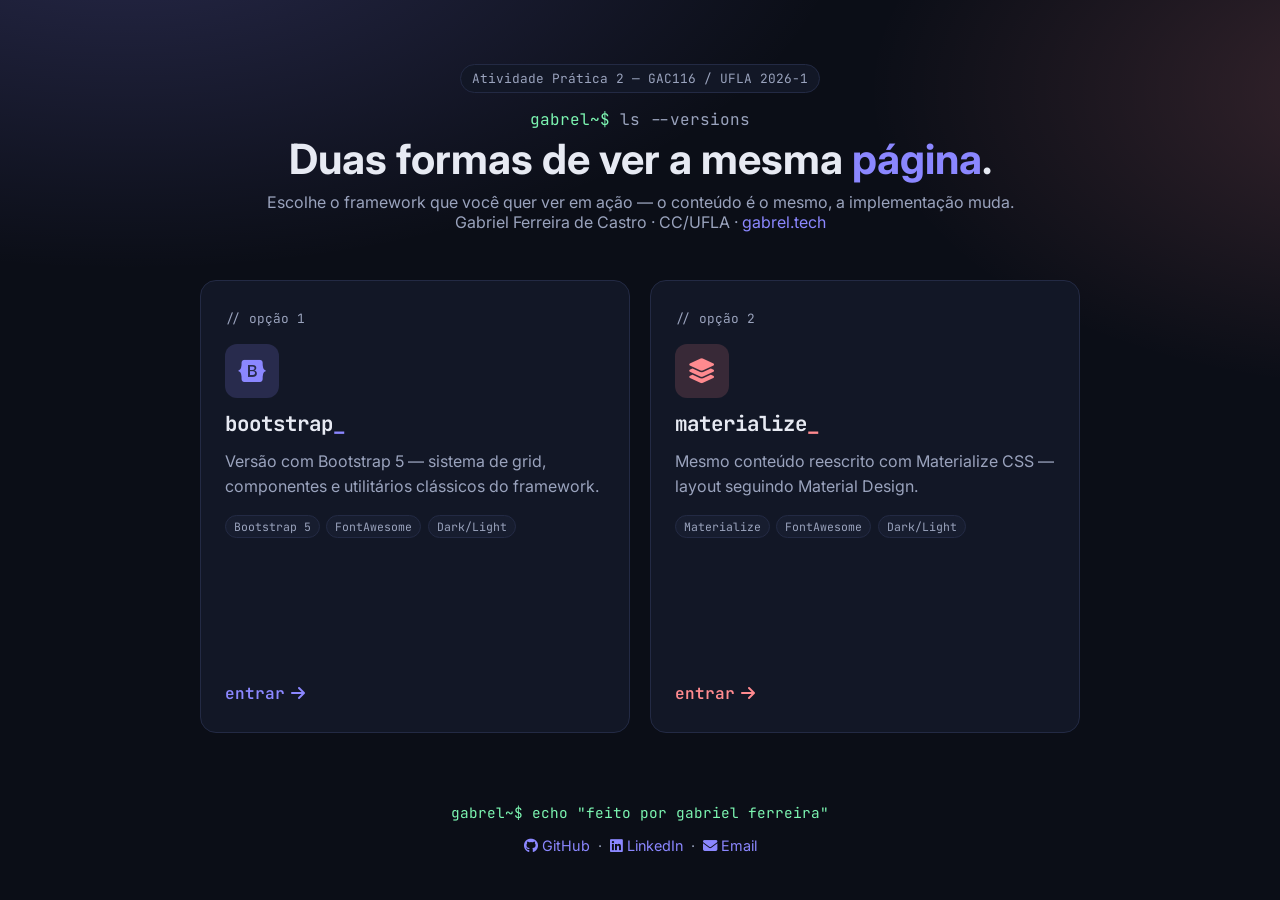
<file: index.html>
<!DOCTYPE html>
<html lang="pt-BR">
<head>
  <meta charset="UTF-8" />
  <meta name="viewport" content="width=device-width, initial-scale=1.0" />
  <title>gabrel~$ — escolha sua versão</title>
  <meta name="description" content="Atividade Prática 2 — GAC116/UFLA. Duas versões da página pessoal de Gabriel Ferreira: Bootstrap e Materialize." />
  <link href="https://cdnjs.cloudflare.com/ajax/libs/font-awesome/6.5.2/css/all.min.css" rel="stylesheet" />
  <link rel="preconnect" href="https://fonts.googleapis.com" />
  <link rel="preconnect" href="https://fonts.gstatic.com" crossorigin />
  <link href="https://fonts.googleapis.com/css2?family=JetBrains+Mono:wght@400;500;700&family=Inter:wght@400;500;600;700&display=swap" rel="stylesheet" />
  <link rel="icon" href="bootstrap/assets/img/foto.svg" type="image/svg+xml" />
  <style>
    :root {
      --bg: #0b0e17;
      --surface: #121726;
      --surface-alt: #171d2f;
      --text: #e7eaf3;
      --muted: #9aa3bd;
      --border: #232a44;
      --accent-indigo: #8b87ff;
      --accent-red: #ff8a8f;
      --term-prompt: #7cf5b1;
    }
    * { box-sizing: border-box; }
    html, body { margin: 0; padding: 0; }
    body {
      min-height: 100vh;
      background:
        radial-gradient(1200px 600px at 10% -10%, rgba(139, 135, 255, 0.22), transparent 60%),
        radial-gradient(900px 500px at 110% 10%, rgba(255, 138, 143, 0.18), transparent 60%),
        var(--bg);
      color: var(--text);
      font-family: "Inter", "Segoe UI", Roboto, system-ui, -apple-system, sans-serif;
      display: flex;
      flex-direction: column;
    }
    .mono { font-family: "JetBrains Mono", ui-monospace, Menlo, Consolas, monospace; }
    .prompt { color: var(--term-prompt); }

    header {
      text-align: center;
      padding: 4rem 1.25rem 1rem;
    }
    header p.tag {
      display: inline-block;
      font-size: .8rem;
      color: var(--muted);
      background: var(--surface);
      border: 1px solid var(--border);
      padding: .3rem .7rem;
      border-radius: 999px;
      margin: 0 0 1rem;
    }
    header h1 {
      font-size: clamp(1.8rem, 4vw, 2.6rem);
      margin: 0 0 .5rem;
      font-weight: 700;
    }
    header h1 .accent { color: var(--accent-indigo); }
    header .prompt-line {
      font-size: 1rem;
      color: var(--muted);
      margin: 0 0 .25rem;
    }
    header .subtitle {
      color: var(--muted);
      margin: .5rem 0 0;
      font-size: 1rem;
    }
    header .subtitle a { color: var(--accent-indigo); text-decoration: none; }
    header .subtitle a:hover { text-decoration: underline; }

    main {
      flex: 1;
      display: grid;
      gap: 1.25rem;
      grid-template-columns: repeat(auto-fit, minmax(280px, 1fr));
      max-width: 920px;
      width: 100%;
      margin: 2rem auto;
      padding: 0 1.25rem;
    }
    .card {
      background: var(--surface);
      border: 1px solid var(--border);
      border-radius: 16px;
      padding: 1.75rem 1.5rem;
      display: flex;
      flex-direction: column;
      gap: .75rem;
      text-decoration: none;
      color: inherit;
      transition: transform .15s ease, border-color .15s ease, box-shadow .15s ease;
      position: relative;
      overflow: hidden;
    }
    .card::after {
      content: "";
      position: absolute;
      inset: 0;
      background: linear-gradient(135deg, rgba(139,135,255,.1), transparent 60%);
      opacity: 0;
      transition: opacity .15s ease;
      pointer-events: none;
    }
    .card.alt::after {
      background: linear-gradient(135deg, rgba(255,138,143,.12), transparent 60%);
    }
    .card:hover { transform: translateY(-4px); border-color: var(--accent-indigo); box-shadow: 0 14px 30px rgba(0,0,0,.35); }
    .card.alt:hover { border-color: var(--accent-red); }
    .card:hover::after { opacity: 1; }

    .card .meta {
      font-family: "JetBrains Mono", monospace;
      font-size: .8rem;
      color: var(--muted);
      margin-bottom: .25rem;
    }
    .card .icon {
      width: 54px; height: 54px;
      border-radius: 12px;
      display: inline-flex;
      align-items: center;
      justify-content: center;
      background: rgba(139, 135, 255, .18);
      color: var(--accent-indigo);
      font-size: 1.55rem;
    }
    .card.alt .icon {
      background: rgba(255, 138, 143, .16);
      color: var(--accent-red);
    }
    .card h2 {
      margin: 0;
      font-size: 1.3rem;
      font-family: "JetBrains Mono", monospace;
    }
    .card h2 .us { color: var(--accent-indigo); }
    .card.alt h2 .us { color: var(--accent-red); }
    .card p { margin: 0; color: var(--muted); line-height: 1.55; }
    .card .tags {
      display: flex;
      flex-wrap: wrap;
      gap: .4rem;
      margin-top: .25rem;
    }
    .card .tag-sm {
      font-family: "JetBrains Mono", monospace;
      font-size: .72rem;
      padding: .18rem .5rem;
      border-radius: 999px;
      border: 1px solid var(--border);
      color: var(--muted);
      background: var(--surface-alt);
    }
    .card .cta {
      margin-top: auto;
      font-family: "JetBrains Mono", monospace;
      font-weight: 600;
      color: var(--accent-indigo);
      display: inline-flex;
      align-items: center;
      gap: .4rem;
    }
    .card.alt .cta { color: var(--accent-red); }

    footer {
      text-align: center;
      padding: 1.5rem 1rem 2rem;
      color: var(--muted);
      font-size: .9rem;
    }
    footer .prompt { font-family: "JetBrains Mono", monospace; }
    footer a { color: var(--accent-indigo); text-decoration: none; }
    footer a:hover { text-decoration: underline; }

    @media (max-width: 500px) {
      header { padding-top: 3rem; }
    }
  </style>
</head>
<body>
  <header>
    <p class="tag mono">Atividade Prática 2 — GAC116 / UFLA 2026-1</p>
    <p class="prompt-line mono"><span class="prompt">gabrel~$</span> ls --versions</p>
    <h1>Duas formas de ver a mesma <span class="accent">página</span>.</h1>
    <p class="subtitle">
      Escolhe o framework que você quer ver em ação — o conteúdo é o mesmo,
      a implementação muda.
      <br />
      Gabriel Ferreira de Castro · CC/UFLA · <a href="https://gabrel.tech" target="_blank" rel="noopener">gabrel.tech</a>
    </p>
  </header>

  <main>
    <a href="bootstrap/" class="card">
      <p class="meta mono">// opção 1</p>
      <span class="icon"><i class="fa-brands fa-bootstrap"></i></span>
      <h2>bootstrap<span class="us">_</span></h2>
      <p>Versão com Bootstrap 5 — sistema de grid, componentes e utilitários clássicos do framework.</p>
      <div class="tags">
        <span class="tag-sm">Bootstrap 5</span>
        <span class="tag-sm">FontAwesome</span>
        <span class="tag-sm">Dark/Light</span>
      </div>
      <span class="cta">entrar <i class="fa-solid fa-arrow-right"></i></span>
    </a>
    <a href="materialize/" class="card alt">
      <p class="meta mono">// opção 2</p>
      <span class="icon"><i class="fa-solid fa-layer-group"></i></span>
      <h2>materialize<span class="us">_</span></h2>
      <p>Mesmo conteúdo reescrito com Materialize CSS — layout seguindo Material Design.</p>
      <div class="tags">
        <span class="tag-sm">Materialize</span>
        <span class="tag-sm">FontAwesome</span>
        <span class="tag-sm">Dark/Light</span>
      </div>
      <span class="cta">entrar <i class="fa-solid fa-arrow-right"></i></span>
    </a>
  </main>

  <footer>
    <p class="prompt mono"><span class="prompt">gabrel~$</span> echo "feito por gabriel ferreira"</p>
    <p>
      <a href="https://github.com/gabrelcastro" target="_blank" rel="noopener"><i class="fa-brands fa-github"></i> GitHub</a>
      &nbsp;·&nbsp;
      <a href="https://www.linkedin.com/in/gabriel-ferreira-30a855217/" target="_blank" rel="noopener"><i class="fa-brands fa-linkedin"></i> LinkedIn</a>
      &nbsp;·&nbsp;
      <a href="mailto:ferreiragabriel589@gmail.com"><i class="fa-solid fa-envelope"></i> Email</a>
    </p>
  </footer>
</body>
</html>
</file>
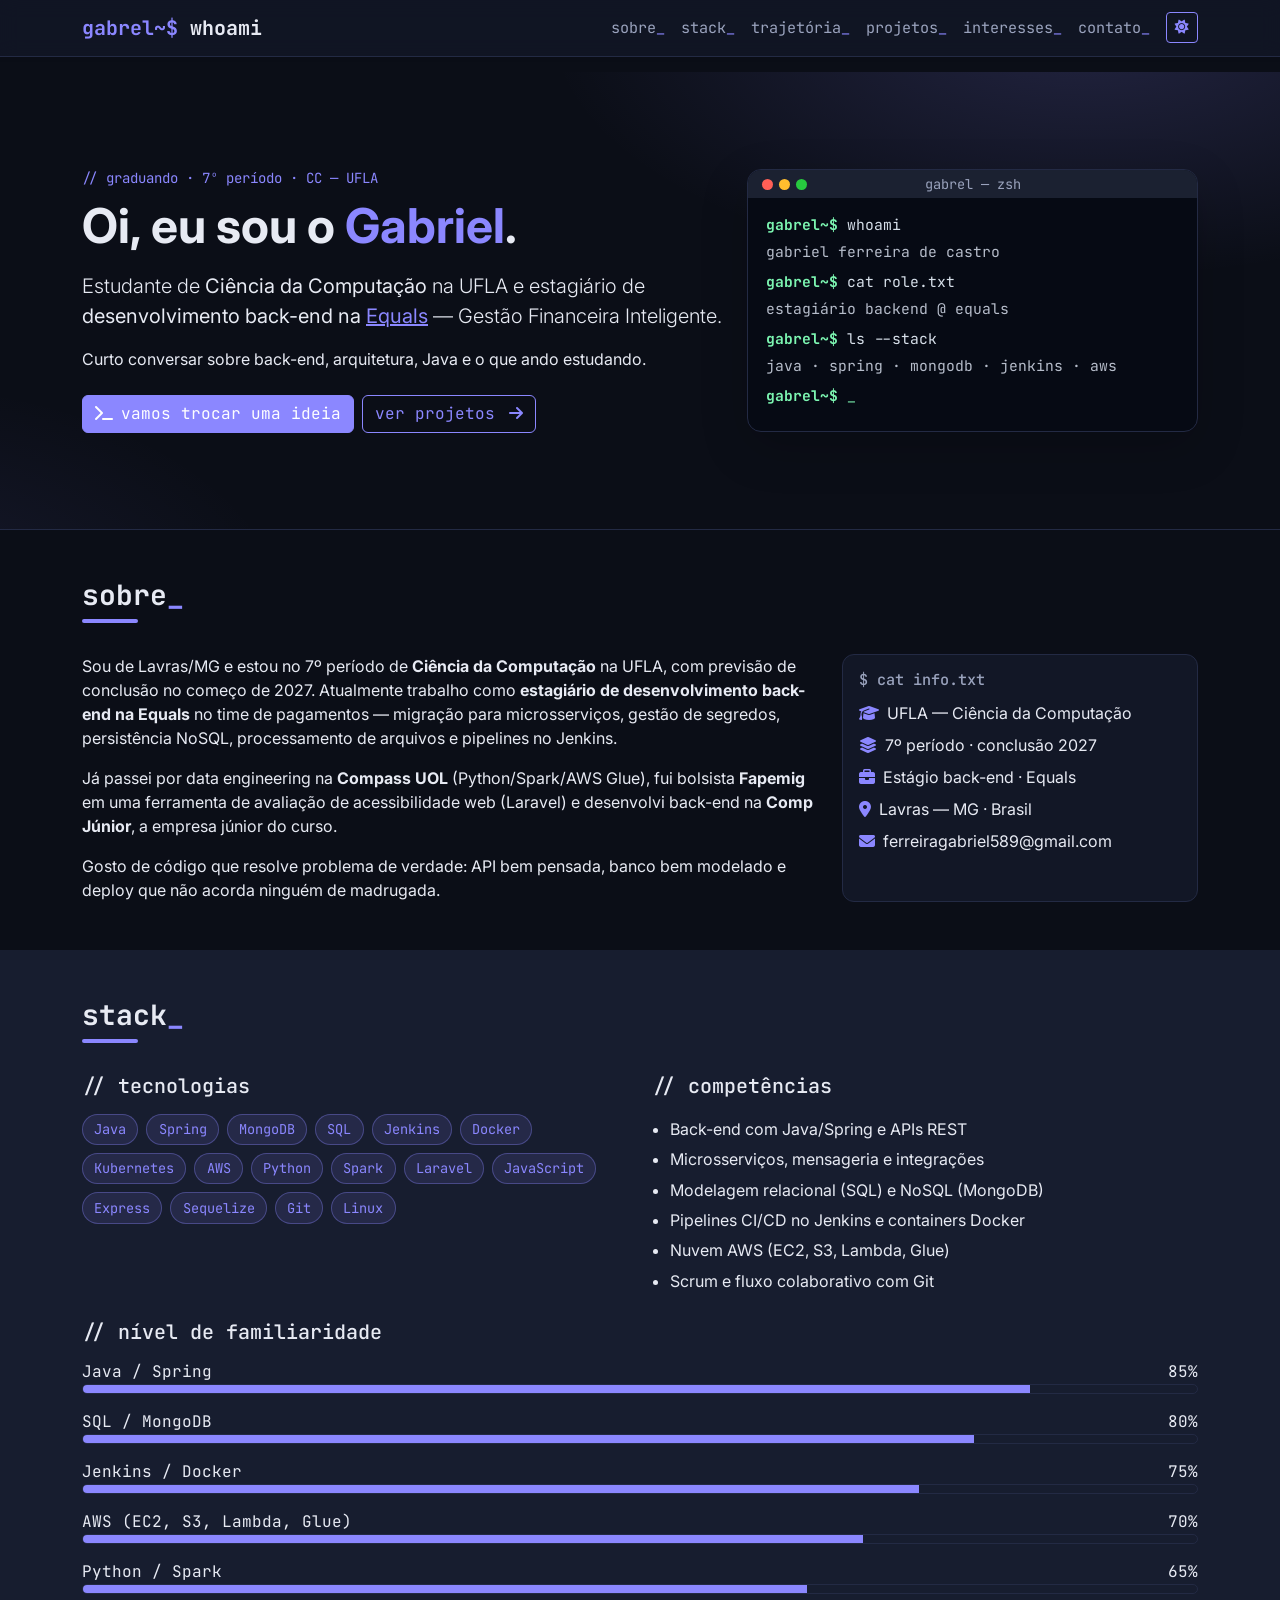
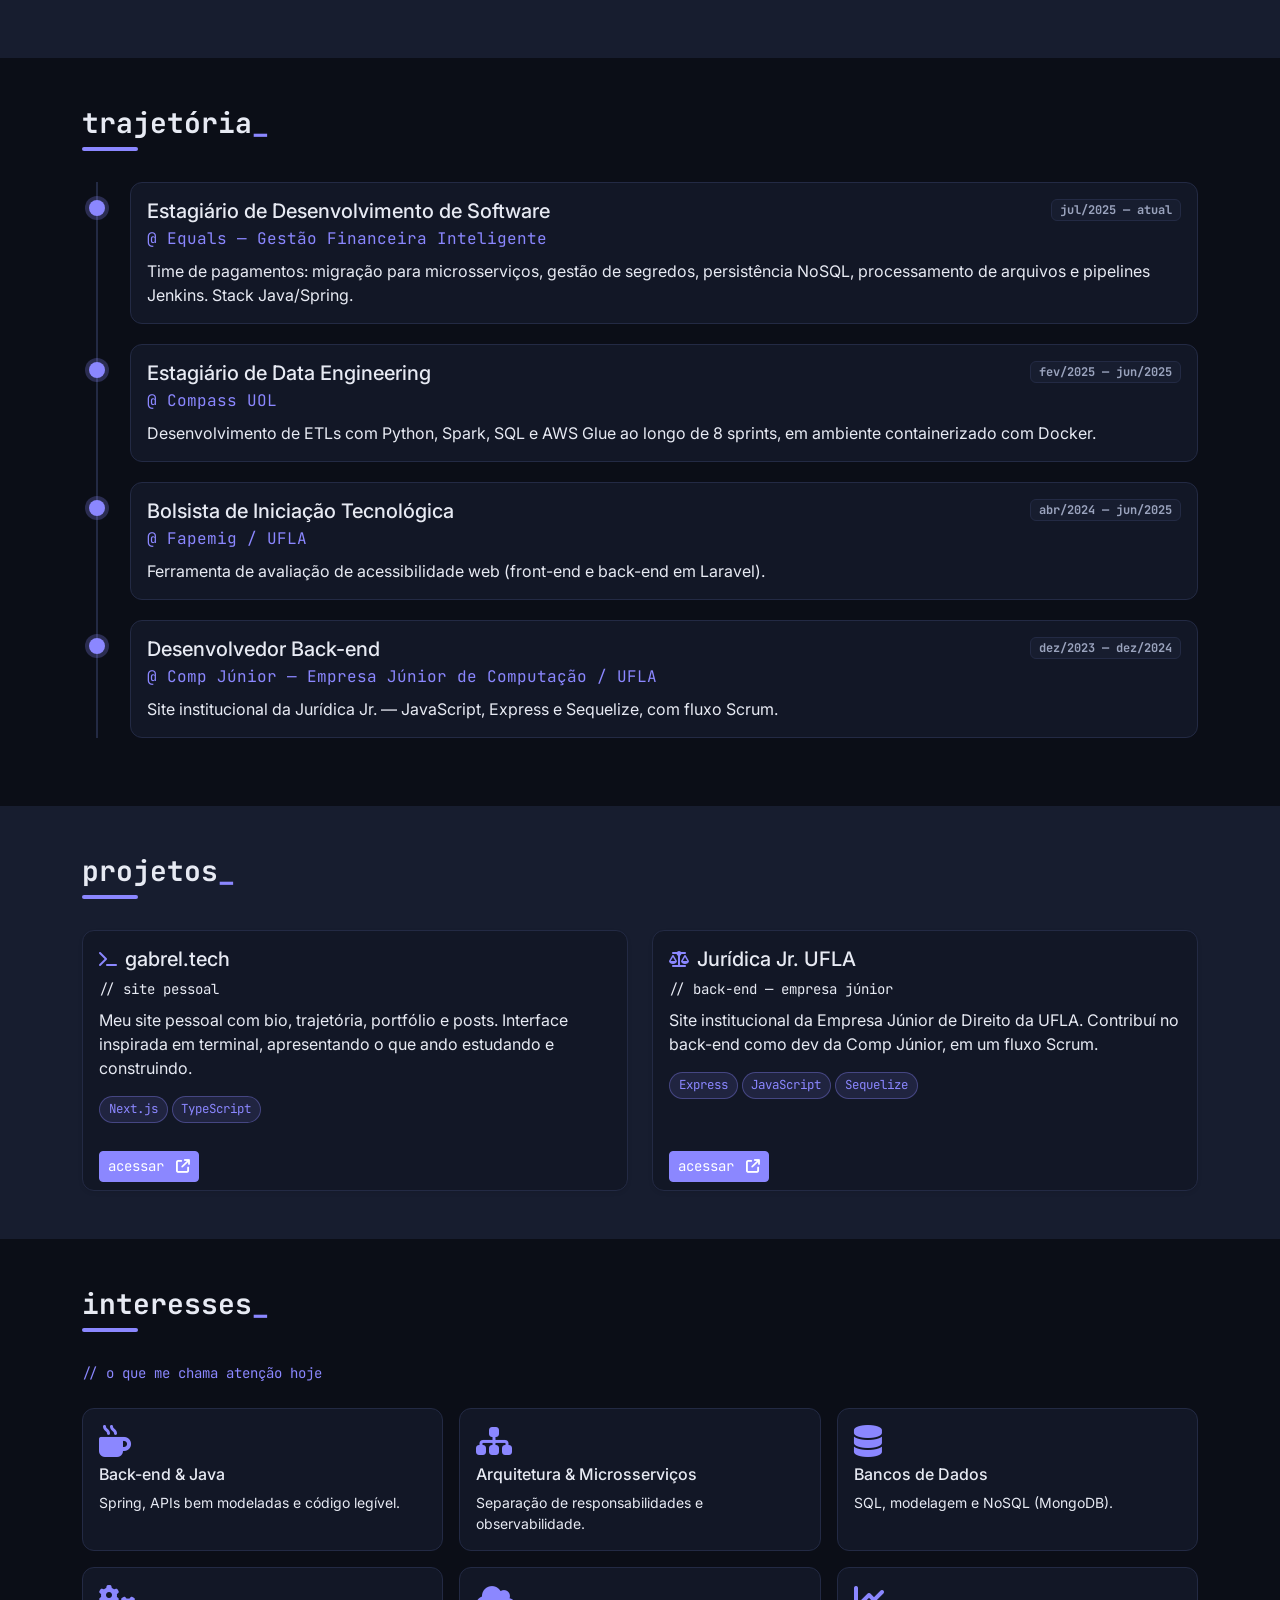
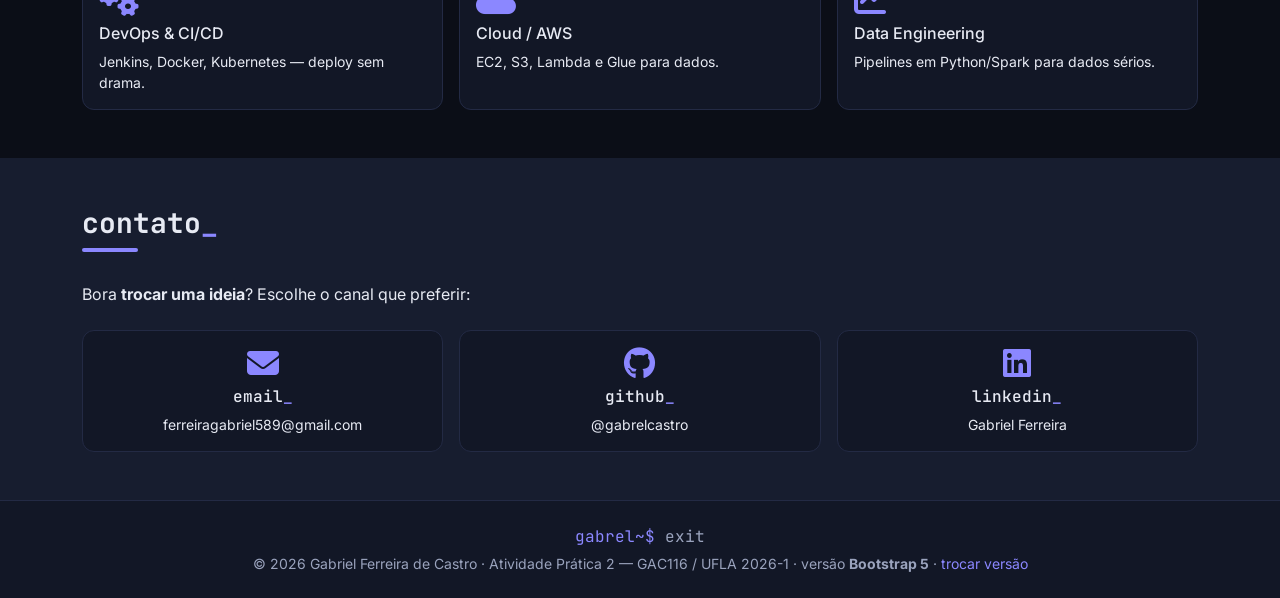
<file: bootstrap/index.html>
<!DOCTYPE html>
<html lang="pt-BR" data-bs-theme="dark" data-theme="dark">
<head>
  <meta charset="UTF-8" />
  <meta name="viewport" content="width=device-width, initial-scale=1.0" />
  <title>gabrel~$ — Gabriel Ferreira · Bootstrap</title>
  <meta name="description" content="Gabriel Ferreira de Castro — estudante de CC na UFLA, estagiário de desenvolvimento back-end na Equals. Versão Bootstrap." />
  <script>
    (function () {
      try {
        var t = localStorage.getItem('theme');
        if (!t) t = 'dark';
        document.documentElement.setAttribute('data-theme', t);
        document.documentElement.setAttribute('data-bs-theme', t);
      } catch (e) {}
    })();
  </script>
  <link href="https://cdn.jsdelivr.net/npm/bootstrap@5.3.3/dist/css/bootstrap.min.css" rel="stylesheet"
        integrity="sha384-QWTKZyjpPEjISv5WaRU9OFeRpok6YctnYmDr5pNlyT2bRjXh0JMhjY6hW+ALEwIH" crossorigin="anonymous" />
  <link href="https://cdnjs.cloudflare.com/ajax/libs/font-awesome/6.5.2/css/all.min.css" rel="stylesheet" />
  <link rel="preconnect" href="https://fonts.googleapis.com" />
  <link rel="preconnect" href="https://fonts.gstatic.com" crossorigin />
  <link href="https://fonts.googleapis.com/css2?family=JetBrains+Mono:wght@400;500;700&family=Inter:wght@400;500;600;700&display=swap" rel="stylesheet" />
  <link rel="icon" href="assets/img/foto.svg" type="image/svg+xml" />
  <link rel="stylesheet" href="assets/css/styles.css" />
</head>
<body>

  <nav class="navbar navbar-expand-lg fixed-top shadow-sm" aria-label="Navegação principal">
    <div class="container">
      <a class="navbar-brand mono fw-bold" href="#topo">
        <span class="prompt">gabrel~$</span> <span class="brand-word">whoami</span>
      </a>
      <button class="navbar-toggler" type="button" data-bs-toggle="collapse" data-bs-target="#navMenu"
              aria-controls="navMenu" aria-expanded="false" aria-label="Abrir menu">
        <span class="navbar-toggler-icon"></span>
      </button>
      <div class="collapse navbar-collapse" id="navMenu">
        <ul class="navbar-nav ms-auto align-items-lg-center">
          <li class="nav-item"><a class="nav-link mono" href="#sobre">sobre<span class="us">_</span></a></li>
          <li class="nav-item"><a class="nav-link mono" href="#habilidades">stack<span class="us">_</span></a></li>
          <li class="nav-item"><a class="nav-link mono" href="#trajetoria">trajetória<span class="us">_</span></a></li>
          <li class="nav-item"><a class="nav-link mono" href="#projetos">projetos<span class="us">_</span></a></li>
          <li class="nav-item"><a class="nav-link mono" href="#interesses">interesses<span class="us">_</span></a></li>
          <li class="nav-item"><a class="nav-link mono" href="#contato">contato<span class="us">_</span></a></li>
          <li class="nav-item ms-lg-2 mt-2 mt-lg-0">
            <button id="themeToggle" class="btn btn-outline-primary btn-sm mono" type="button" aria-label="Alternar tema">
              <i class="fa-solid fa-moon" id="themeIcon"></i>
              <span class="ms-1 d-lg-none">Alternar tema</span>
            </button>
          </li>
        </ul>
      </div>
    </div>
  </nav>

  <header id="topo" class="hero py-5">
    <div class="container py-5">
      <div class="row align-items-center g-4">
        <div class="col-md-7 order-2 order-md-1">
          <p class="mono small accent-text mb-2">// graduando · 7º período · CC — UFLA</p>
          <h1 class="display-5 fw-bold mb-3">Oi, eu sou o <span class="accent-text">Gabriel</span>.</h1>
          <p class="lead mb-3">
            Estudante de <strong>Ciência da Computação</strong> na UFLA e estagiário de <strong>desenvolvimento back-end na <a href="#trajetoria" class="accent-text">Equals</a></strong> — Gestão Financeira Inteligente.
          </p>
          <p class="mb-4">Curto conversar sobre back-end, arquitetura, Java e o que ando estudando.</p>
          <div class="d-flex gap-2 flex-wrap">
            <a href="#contato" class="btn btn-primary mono"><i class="fa-solid fa-terminal me-2"></i>vamos trocar uma ideia</a>
            <a href="#projetos" class="btn btn-outline-primary mono">ver projetos <i class="fa-solid fa-arrow-right ms-1"></i></a>
          </div>
        </div>
        <div class="col-md-5 order-1 order-md-2">
          <div class="terminal shadow-lg mx-auto">
            <div class="terminal-bar">
              <span class="dot red"></span><span class="dot yellow"></span><span class="dot green"></span>
              <span class="terminal-title mono">gabrel — zsh</span>
            </div>
            <div class="terminal-body mono">
              <p><span class="prompt">gabrel~$</span> whoami</p>
              <p class="out">gabriel ferreira de castro</p>
              <p><span class="prompt">gabrel~$</span> cat role.txt</p>
              <p class="out">estagiário backend @ equals</p>
              <p><span class="prompt">gabrel~$</span> ls --stack</p>
              <p class="out">java · spring · mongodb · jenkins · aws</p>
              <p><span class="prompt">gabrel~$</span> <span class="caret">_</span></p>
            </div>
          </div>
        </div>
      </div>
    </div>
  </header>

  <main>

    <section id="sobre" class="py-5">
      <div class="container">
        <h2 class="section-title"><span class="mono">sobre</span><span class="us">_</span></h2>
        <div class="row g-4">
          <div class="col-lg-8">
            <p>
              Sou de Lavras/MG e estou no 7º período de <strong>Ciência da Computação</strong> na UFLA, com previsão de
              conclusão no começo de 2027. Atualmente trabalho como <strong>estagiário de desenvolvimento back-end na Equals</strong>
              no time de pagamentos — migração para microsserviços, gestão de segredos, persistência NoSQL,
              processamento de arquivos e pipelines no Jenkins.
            </p>
            <p>
              Já passei por data engineering na <strong>Compass UOL</strong> (Python/Spark/AWS Glue), fui bolsista
              <strong>Fapemig</strong> em uma ferramenta de avaliação de acessibilidade web (Laravel) e desenvolvi
              back-end na <strong>Comp Júnior</strong>, a empresa júnior do curso.
            </p>
            <p class="mb-0">
              Gosto de código que resolve problema de verdade: API bem pensada, banco bem modelado e deploy
              que não acorda ninguém de madrugada.
            </p>
          </div>
          <div class="col-lg-4">
            <div class="card info-card h-100">
              <div class="card-body">
                <h3 class="h5 card-title mono"><span class="prompt">$</span> cat info.txt</h3>
                <ul class="list-unstyled mb-0 info-list">
                  <li><i class="fa-solid fa-graduation-cap me-2 accent-text"></i>UFLA — Ciência da Computação</li>
                  <li><i class="fa-solid fa-layer-group me-2 accent-text"></i>7º período · conclusão 2027</li>
                  <li><i class="fa-solid fa-briefcase me-2 accent-text"></i>Estágio back-end · Equals</li>
                  <li><i class="fa-solid fa-location-dot me-2 accent-text"></i>Lavras — MG · Brasil</li>
                  <li><i class="fa-solid fa-envelope me-2 accent-text"></i>ferreiragabriel589@gmail.com</li>
                </ul>
              </div>
            </div>
          </div>
        </div>
      </div>
    </section>

    <section id="habilidades" class="py-5 bg-subtle">
      <div class="container">
        <h2 class="section-title"><span class="mono">stack</span><span class="us">_</span></h2>
        <div class="row g-4">
          <div class="col-md-6">
            <h3 class="h5 mb-3 mono">// tecnologias</h3>
            <div class="d-flex flex-wrap gap-2">
              <span class="chip-tech">Java</span>
              <span class="chip-tech">Spring</span>
              <span class="chip-tech">MongoDB</span>
              <span class="chip-tech">SQL</span>
              <span class="chip-tech">Jenkins</span>
              <span class="chip-tech">Docker</span>
              <span class="chip-tech">Kubernetes</span>
              <span class="chip-tech">AWS</span>
              <span class="chip-tech">Python</span>
              <span class="chip-tech">Spark</span>
              <span class="chip-tech">Laravel</span>
              <span class="chip-tech">JavaScript</span>
              <span class="chip-tech">Express</span>
              <span class="chip-tech">Sequelize</span>
              <span class="chip-tech">Git</span>
              <span class="chip-tech">Linux</span>
            </div>
          </div>
          <div class="col-md-6">
            <h3 class="h5 mb-3 mono">// competências</h3>
            <ul class="mb-0 bullet-soft">
              <li>Back-end com Java/Spring e APIs REST</li>
              <li>Microsserviços, mensageria e integrações</li>
              <li>Modelagem relacional (SQL) e NoSQL (MongoDB)</li>
              <li>Pipelines CI/CD no Jenkins e containers Docker</li>
              <li>Nuvem AWS (EC2, S3, Lambda, Glue)</li>
              <li>Scrum e fluxo colaborativo com Git</li>
            </ul>
          </div>
          <div class="col-12">
            <h3 class="h5 mb-3 mono">// nível de familiaridade</h3>
            <div class="skill">
              <div class="d-flex justify-content-between mono"><span>Java / Spring</span><span>85%</span></div>
              <div class="progress" role="progressbar" aria-valuenow="85" aria-valuemin="0" aria-valuemax="100"><div class="progress-bar" style="width:85%"></div></div>
            </div>
            <div class="skill">
              <div class="d-flex justify-content-between mono"><span>SQL / MongoDB</span><span>80%</span></div>
              <div class="progress" role="progressbar" aria-valuenow="80" aria-valuemin="0" aria-valuemax="100"><div class="progress-bar" style="width:80%"></div></div>
            </div>
            <div class="skill">
              <div class="d-flex justify-content-between mono"><span>Jenkins / Docker</span><span>75%</span></div>
              <div class="progress" role="progressbar" aria-valuenow="75" aria-valuemin="0" aria-valuemax="100"><div class="progress-bar" style="width:75%"></div></div>
            </div>
            <div class="skill">
              <div class="d-flex justify-content-between mono"><span>AWS (EC2, S3, Lambda, Glue)</span><span>70%</span></div>
              <div class="progress" role="progressbar" aria-valuenow="70" aria-valuemin="0" aria-valuemax="100"><div class="progress-bar" style="width:70%"></div></div>
            </div>
            <div class="skill">
              <div class="d-flex justify-content-between mono"><span>Python / Spark</span><span>65%</span></div>
              <div class="progress" role="progressbar" aria-valuenow="65" aria-valuemin="0" aria-valuemax="100"><div class="progress-bar" style="width:65%"></div></div>
            </div>
          </div>
        </div>
      </div>
    </section>

    <section id="trajetoria" class="py-5">
      <div class="container">
        <h2 class="section-title"><span class="mono">trajetória</span><span class="us">_</span></h2>
        <ol class="timeline">
          <li class="timeline-item">
            <div class="timeline-dot"></div>
            <div class="timeline-card card">
              <div class="card-body">
                <div class="d-flex flex-wrap justify-content-between align-items-start gap-2 mb-1">
                  <h3 class="h5 mb-0">Estagiário de Desenvolvimento de Software</h3>
                  <span class="badge text-bg-secondary mono">jul/2025 — atual</span>
                </div>
                <p class="mono accent-text mb-2">@ Equals — Gestão Financeira Inteligente</p>
                <p class="mb-0">
                  Time de pagamentos: migração para microsserviços, gestão de segredos, persistência NoSQL,
                  processamento de arquivos e pipelines Jenkins. Stack Java/Spring.
                </p>
              </div>
            </div>
          </li>
          <li class="timeline-item">
            <div class="timeline-dot"></div>
            <div class="timeline-card card">
              <div class="card-body">
                <div class="d-flex flex-wrap justify-content-between align-items-start gap-2 mb-1">
                  <h3 class="h5 mb-0">Estagiário de Data Engineering</h3>
                  <span class="badge text-bg-secondary mono">fev/2025 — jun/2025</span>
                </div>
                <p class="mono accent-text mb-2">@ Compass UOL</p>
                <p class="mb-0">
                  Desenvolvimento de ETLs com Python, Spark, SQL e AWS Glue ao longo de 8 sprints, em ambiente
                  containerizado com Docker.
                </p>
              </div>
            </div>
          </li>
          <li class="timeline-item">
            <div class="timeline-dot"></div>
            <div class="timeline-card card">
              <div class="card-body">
                <div class="d-flex flex-wrap justify-content-between align-items-start gap-2 mb-1">
                  <h3 class="h5 mb-0">Bolsista de Iniciação Tecnológica</h3>
                  <span class="badge text-bg-secondary mono">abr/2024 — jun/2025</span>
                </div>
                <p class="mono accent-text mb-2">@ Fapemig / UFLA</p>
                <p class="mb-0">
                  Ferramenta de avaliação de acessibilidade web (front-end e back-end em Laravel).
                </p>
              </div>
            </div>
          </li>
          <li class="timeline-item">
            <div class="timeline-dot"></div>
            <div class="timeline-card card">
              <div class="card-body">
                <div class="d-flex flex-wrap justify-content-between align-items-start gap-2 mb-1">
                  <h3 class="h5 mb-0">Desenvolvedor Back-end</h3>
                  <span class="badge text-bg-secondary mono">dez/2023 — dez/2024</span>
                </div>
                <p class="mono accent-text mb-2">@ Comp Júnior — Empresa Júnior de Computação / UFLA</p>
                <p class="mb-0">
                  Site institucional da Jurídica Jr. — JavaScript, Express e Sequelize, com fluxo Scrum.
                </p>
              </div>
            </div>
          </li>
        </ol>
      </div>
    </section>

    <section id="projetos" class="py-5 bg-subtle">
      <div class="container">
        <h2 class="section-title"><span class="mono">projetos</span><span class="us">_</span></h2>
        <div class="row g-4">
          <div class="col-md-6">
            <div class="card h-100 shadow-sm project-card">
              <div class="card-body">
                <div class="d-flex align-items-center gap-2 mb-2">
                  <i class="fa-solid fa-terminal accent-text"></i>
                  <h3 class="h5 card-title mb-0">gabrel.tech</h3>
                </div>
                <p class="mono small mb-2">// site pessoal</p>
                <p class="card-text">
                  Meu site pessoal com bio, trajetória, portfólio e posts. Interface inspirada em terminal,
                  apresentando o que ando estudando e construindo.
                </p>
                <div class="d-flex flex-wrap gap-1 mb-1">
                  <span class="chip-tech small">Next.js</span>
                  <span class="chip-tech small">TypeScript</span>
                </div>
              </div>
              <div class="card-footer bg-transparent border-0">
                <a href="https://gabrel.tech" target="_blank" rel="noopener" class="btn btn-sm btn-primary mono">
                  acessar <i class="fa-solid fa-arrow-up-right-from-square ms-1"></i>
                </a>
              </div>
            </div>
          </div>
          <div class="col-md-6">
            <div class="card h-100 shadow-sm project-card">
              <div class="card-body">
                <div class="d-flex align-items-center gap-2 mb-2">
                  <i class="fa-solid fa-scale-balanced accent-text"></i>
                  <h3 class="h5 card-title mb-0">Jurídica Jr. UFLA</h3>
                </div>
                <p class="mono small mb-2">// back-end — empresa júnior</p>
                <p class="card-text">
                  Site institucional da Empresa Júnior de Direito da UFLA. Contribuí no back-end como dev da
                  Comp Júnior, em um fluxo Scrum.
                </p>
                <div class="d-flex flex-wrap gap-1 mb-1">
                  <span class="chip-tech small">Express</span>
                  <span class="chip-tech small">JavaScript</span>
                  <span class="chip-tech small">Sequelize</span>
                </div>
              </div>
              <div class="card-footer bg-transparent border-0">
                <a href="https://juridicajunior.ufla.br/" target="_blank" rel="noopener" class="btn btn-sm btn-primary mono">
                  acessar <i class="fa-solid fa-arrow-up-right-from-square ms-1"></i>
                </a>
              </div>
            </div>
          </div>
        </div>
      </div>
    </section>

    <section id="interesses" class="py-5">
      <div class="container">
        <h2 class="section-title"><span class="mono">interesses</span><span class="us">_</span></h2>
        <p class="mono small accent-text mb-4">// o que me chama atenção hoje</p>
        <div class="row g-3">
          <div class="col-sm-6 col-lg-4">
            <div class="card h-100 interest-card"><div class="card-body">
              <i class="fa-solid fa-mug-hot fa-2x accent-text mb-2"></i>
              <h4 class="h6">Back-end & Java</h4>
              <p class="small mb-0">Spring, APIs bem modeladas e código legível.</p>
            </div></div>
          </div>
          <div class="col-sm-6 col-lg-4">
            <div class="card h-100 interest-card"><div class="card-body">
              <i class="fa-solid fa-sitemap fa-2x accent-text mb-2"></i>
              <h4 class="h6">Arquitetura & Microsserviços</h4>
              <p class="small mb-0">Separação de responsabilidades e observabilidade.</p>
            </div></div>
          </div>
          <div class="col-sm-6 col-lg-4">
            <div class="card h-100 interest-card"><div class="card-body">
              <i class="fa-solid fa-database fa-2x accent-text mb-2"></i>
              <h4 class="h6">Bancos de Dados</h4>
              <p class="small mb-0">SQL, modelagem e NoSQL (MongoDB).</p>
            </div></div>
          </div>
          <div class="col-sm-6 col-lg-4">
            <div class="card h-100 interest-card"><div class="card-body">
              <i class="fa-solid fa-gears fa-2x accent-text mb-2"></i>
              <h4 class="h6">DevOps & CI/CD</h4>
              <p class="small mb-0">Jenkins, Docker, Kubernetes — deploy sem drama.</p>
            </div></div>
          </div>
          <div class="col-sm-6 col-lg-4">
            <div class="card h-100 interest-card"><div class="card-body">
              <i class="fa-solid fa-cloud fa-2x accent-text mb-2"></i>
              <h4 class="h6">Cloud / AWS</h4>
              <p class="small mb-0">EC2, S3, Lambda e Glue para dados.</p>
            </div></div>
          </div>
          <div class="col-sm-6 col-lg-4">
            <div class="card h-100 interest-card"><div class="card-body">
              <i class="fa-solid fa-chart-line fa-2x accent-text mb-2"></i>
              <h4 class="h6">Data Engineering</h4>
              <p class="small mb-0">Pipelines em Python/Spark para dados sérios.</p>
            </div></div>
          </div>
        </div>
      </div>
    </section>

    <section id="contato" class="py-5 bg-subtle">
      <div class="container">
        <h2 class="section-title"><span class="mono">contato</span><span class="us">_</span></h2>
        <p class="mb-4">Bora <strong>trocar uma ideia</strong>? Escolhe o canal que preferir:</p>
        <div class="row g-3">
          <div class="col-md-4">
            <a class="contact-card card text-decoration-none h-100" href="mailto:ferreiragabriel589@gmail.com">
              <div class="card-body text-center">
                <i class="fa-solid fa-envelope fa-2x accent-text mb-2"></i>
                <h3 class="h6 mono">email<span class="us">_</span></h3>
                <p class="small mb-0">ferreiragabriel589@gmail.com</p>
              </div>
            </a>
          </div>
          <div class="col-md-4">
            <a class="contact-card card text-decoration-none h-100" href="https://github.com/gabrelcastro" target="_blank" rel="noopener">
              <div class="card-body text-center">
                <i class="fa-brands fa-github fa-2x accent-text mb-2"></i>
                <h3 class="h6 mono">github<span class="us">_</span></h3>
                <p class="small mb-0">@gabrelcastro</p>
              </div>
            </a>
          </div>
          <div class="col-md-4">
            <a class="contact-card card text-decoration-none h-100" href="https://www.linkedin.com/in/gabriel-ferreira-30a855217/" target="_blank" rel="noopener">
              <div class="card-body text-center">
                <i class="fa-brands fa-linkedin fa-2x accent-text mb-2"></i>
                <h3 class="h6 mono">linkedin<span class="us">_</span></h3>
                <p class="small mb-0">Gabriel Ferreira</p>
              </div>
            </a>
          </div>
        </div>
      </div>
    </section>

  </main>

  <footer class="py-4 text-center">
    <div class="container">
      <p class="mb-1 mono"><span class="prompt">gabrel~$</span> exit</p>
      <p class="small mb-0">
        © 2026 Gabriel Ferreira de Castro · Atividade Prática 2 — GAC116 / UFLA 2026-1 ·
        versão <strong>Bootstrap 5</strong> · <a href="../" class="accent-text">trocar versão</a>
      </p>
    </div>
  </footer>

  <button id="toTop" class="to-top" type="button" aria-label="Voltar ao topo" title="Voltar ao topo">
    <i class="fa-solid fa-arrow-up"></i>
  </button>

  <script src="https://cdn.jsdelivr.net/npm/bootstrap@5.3.3/dist/js/bootstrap.bundle.min.js"
          integrity="sha384-YvpcrYf0tY3lHB60NNkmXc5s9fDVZLESaAA55NDzOxhy9GkcIdslK1eN7N6jIeHz" crossorigin="anonymous"></script>
  <script src="assets/js/script.js"></script>
</body>
</html>
</file>
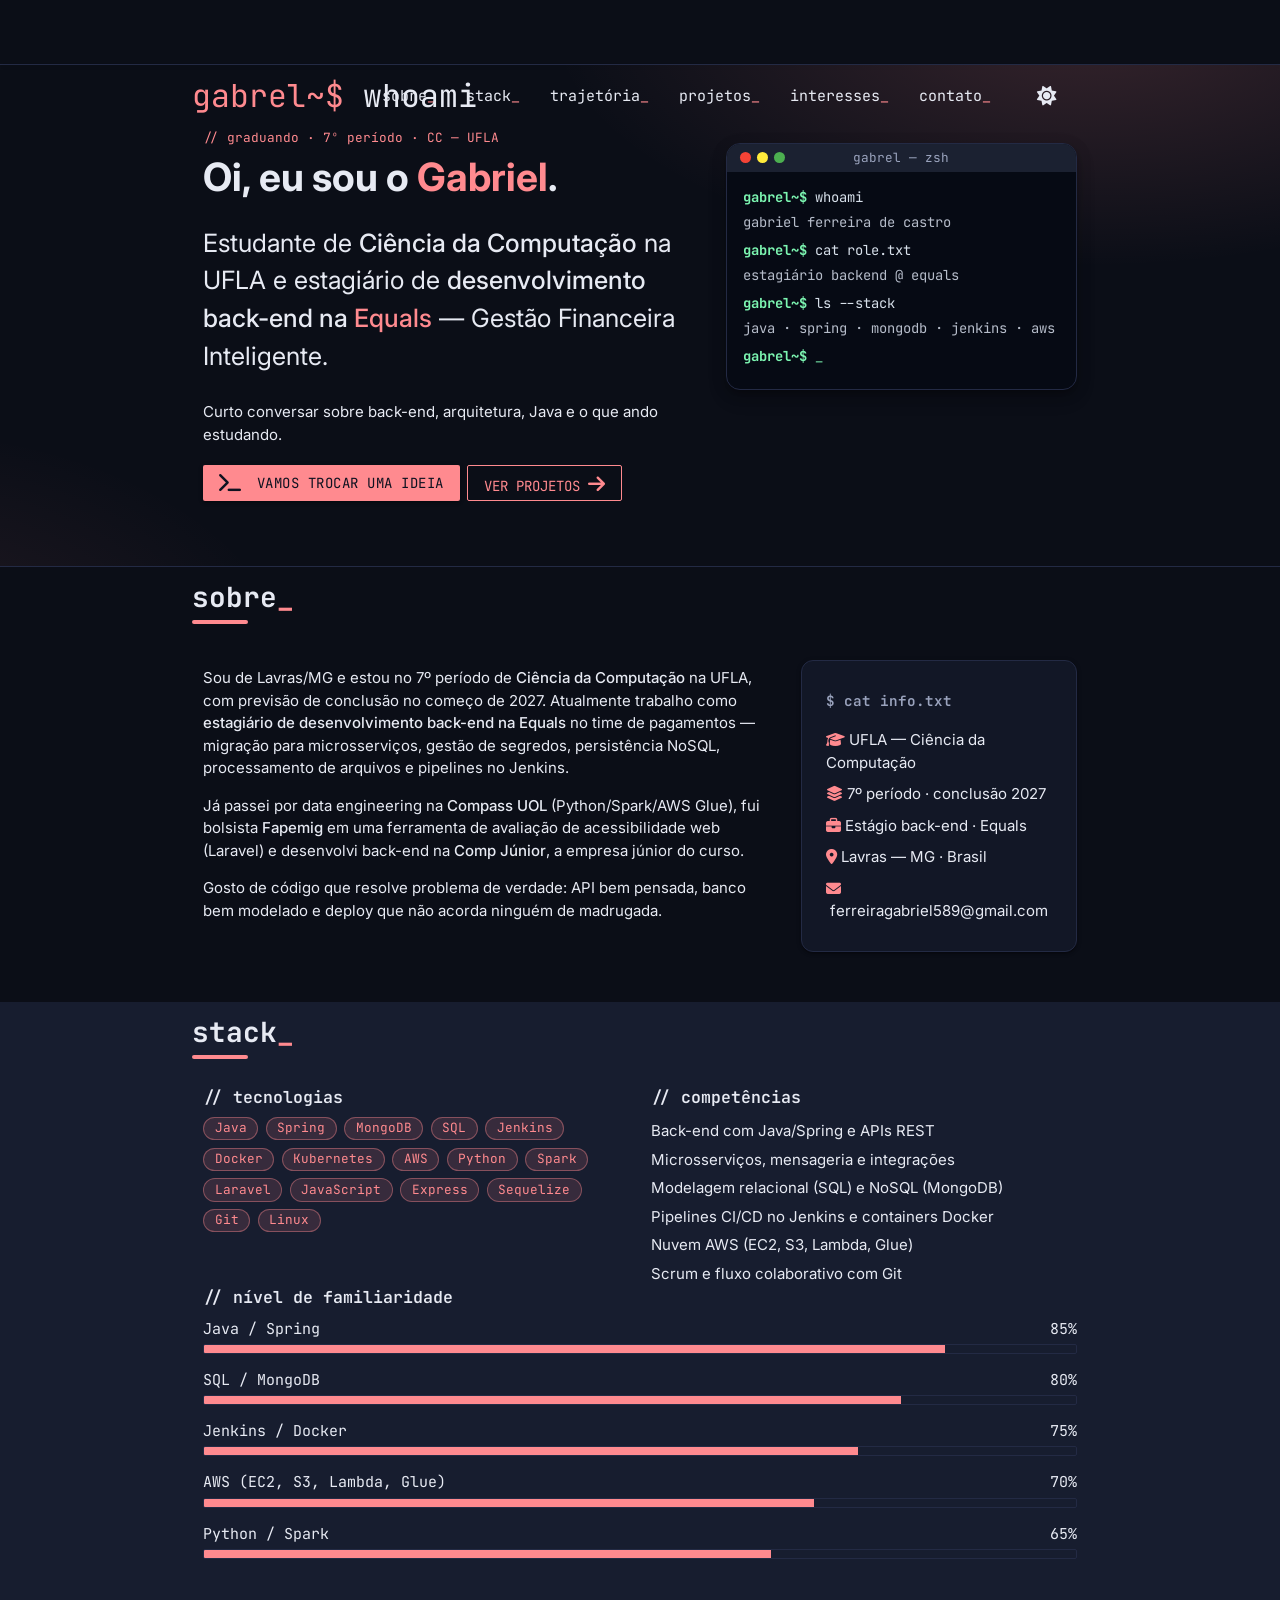
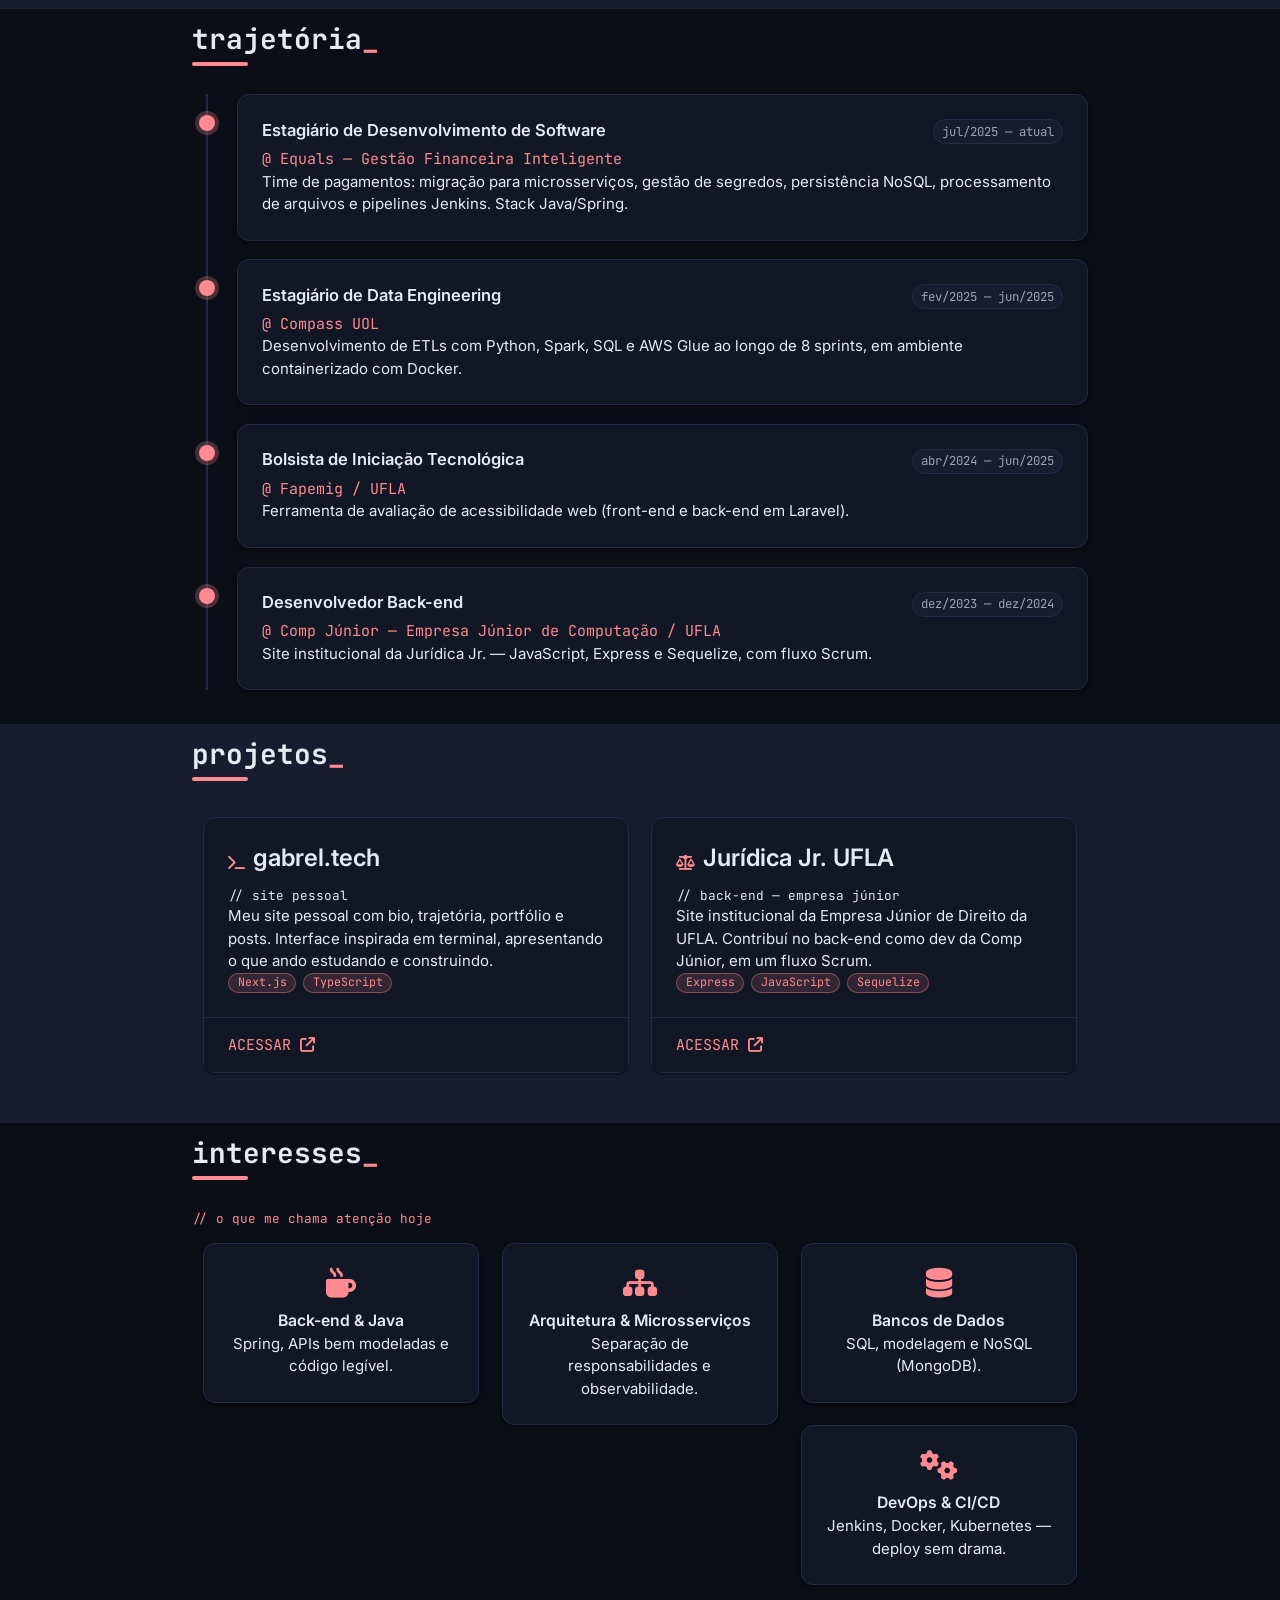
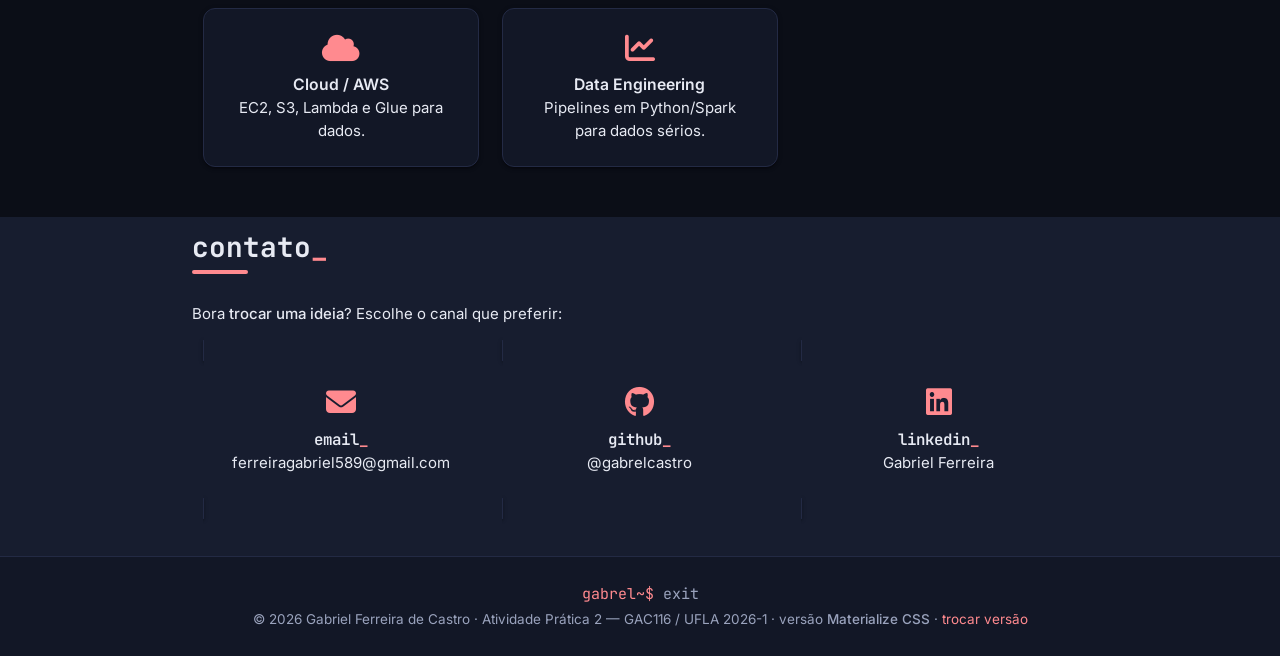
<file: materialize/index.html>
<!DOCTYPE html>
<html lang="pt-BR" data-theme="dark">
<head>
  <meta charset="UTF-8" />
  <meta name="viewport" content="width=device-width, initial-scale=1.0" />
  <title>gabrel~$ — Gabriel Ferreira · Materialize</title>
  <meta name="description" content="Gabriel Ferreira de Castro — estudante de CC na UFLA, estagiário de desenvolvimento back-end na Equals. Versão Materialize." />
  <script>
    (function () {
      try {
        var t = localStorage.getItem('theme');
        if (!t) t = 'dark';
        document.documentElement.setAttribute('data-theme', t);
      } catch (e) {}
    })();
  </script>
  <link href="https://cdnjs.cloudflare.com/ajax/libs/materialize/1.0.0/css/materialize.min.css" rel="stylesheet" />
  <link href="https://cdnjs.cloudflare.com/ajax/libs/font-awesome/6.5.2/css/all.min.css" rel="stylesheet" />
  <link href="https://fonts.googleapis.com/icon?family=Material+Icons" rel="stylesheet" />
  <link rel="preconnect" href="https://fonts.googleapis.com" />
  <link rel="preconnect" href="https://fonts.gstatic.com" crossorigin />
  <link href="https://fonts.googleapis.com/css2?family=JetBrains+Mono:wght@400;500;700&family=Inter:wght@400;500;600;700&display=swap" rel="stylesheet" />
  <link rel="icon" href="assets/img/foto.svg" type="image/svg+xml" />
  <link rel="stylesheet" href="assets/css/styles.css" />
</head>
<body>

  <header>
    <nav class="nav-extended">
      <div class="container">
        <a href="#topo" class="brand-logo mono">
          <span class="prompt">gabrel~$</span>&nbsp;whoami
        </a>
        <a href="#" data-target="mobileNav" class="sidenav-trigger"><i class="material-icons">menu</i></a>
        <ul class="right hide-on-med-and-down">
          <li><a href="#sobre" class="mono">sobre<span class="us">_</span></a></li>
          <li><a href="#habilidades" class="mono">stack<span class="us">_</span></a></li>
          <li><a href="#trajetoria" class="mono">trajetória<span class="us">_</span></a></li>
          <li><a href="#projetos" class="mono">projetos<span class="us">_</span></a></li>
          <li><a href="#interesses" class="mono">interesses<span class="us">_</span></a></li>
          <li><a href="#contato" class="mono">contato<span class="us">_</span></a></li>
          <li>
            <a href="#!" id="themeToggle" class="btn-flat theme-toggle" aria-label="Alternar tema">
              <i class="fa-solid fa-moon" id="themeIcon"></i>
            </a>
          </li>
        </ul>
      </div>
    </nav>

    <ul class="sidenav" id="mobileNav">
      <li><a class="subheader mono">// navegação</a></li>
      <li><a href="#sobre" class="mono">sobre_</a></li>
      <li><a href="#habilidades" class="mono">stack_</a></li>
      <li><a href="#trajetoria" class="mono">trajetória_</a></li>
      <li><a href="#projetos" class="mono">projetos_</a></li>
      <li><a href="#interesses" class="mono">interesses_</a></li>
      <li><a href="#contato" class="mono">contato_</a></li>
      <li><div class="divider"></div></li>
      <li>
        <a href="#!" id="themeToggleMobile" class="theme-toggle mono">
          <i class="fa-solid fa-moon" id="themeIconMobile"></i>&nbsp;alternar tema
        </a>
      </li>
    </ul>
  </header>

  <section id="topo" class="hero section">
    <div class="container">
      <div class="row">
        <div class="col s12 m7 hero-text">
          <p class="mono accent-text small-label">// graduando · 7º período · CC — UFLA</p>
          <h1 class="hero-title">Oi, eu sou o <span class="accent-text">Gabriel</span>.</h1>
          <p class="flow-text">
            Estudante de <strong>Ciência da Computação</strong> na UFLA e estagiário de
            <strong>desenvolvimento back-end na <a href="#trajetoria" class="accent-text">Equals</a></strong> — Gestão Financeira Inteligente.
          </p>
          <p>Curto conversar sobre back-end, arquitetura, Java e o que ando estudando.</p>
          <div class="hero-buttons">
            <a href="#contato" class="btn waves-effect waves-light accent-bg mono">
              <i class="fa-solid fa-terminal left"></i>vamos trocar uma ideia
            </a>
            <a href="#projetos" class="btn-flat accent-text accent-border mono">
              ver projetos&nbsp;<i class="fa-solid fa-arrow-right"></i>
            </a>
          </div>
        </div>
        <div class="col s12 m5">
          <div class="terminal z-depth-3">
            <div class="terminal-bar">
              <span class="dot red"></span><span class="dot yellow"></span><span class="dot green"></span>
              <span class="terminal-title mono">gabrel — zsh</span>
            </div>
            <div class="terminal-body mono">
              <p><span class="prompt">gabrel~$</span> whoami</p>
              <p class="out">gabriel ferreira de castro</p>
              <p><span class="prompt">gabrel~$</span> cat role.txt</p>
              <p class="out">estagiário backend @ equals</p>
              <p><span class="prompt">gabrel~$</span> ls --stack</p>
              <p class="out">java · spring · mongodb · jenkins · aws</p>
              <p><span class="prompt">gabrel~$</span> <span class="caret">_</span></p>
            </div>
          </div>
        </div>
      </div>
    </div>
  </section>

  <main>

    <section id="sobre" class="section">
      <div class="container">
        <h2 class="section-title mono">sobre<span class="us">_</span></h2>
        <div class="row">
          <div class="col s12 m8">
            <p>
              Sou de Lavras/MG e estou no 7º período de <strong>Ciência da Computação</strong> na UFLA, com previsão de
              conclusão no começo de 2027. Atualmente trabalho como <strong>estagiário de desenvolvimento back-end na Equals</strong>
              no time de pagamentos — migração para microsserviços, gestão de segredos, persistência NoSQL,
              processamento de arquivos e pipelines no Jenkins.
            </p>
            <p>
              Já passei por data engineering na <strong>Compass UOL</strong> (Python/Spark/AWS Glue), fui bolsista
              <strong>Fapemig</strong> em uma ferramenta de avaliação de acessibilidade web (Laravel) e desenvolvi
              back-end na <strong>Comp Júnior</strong>, a empresa júnior do curso.
            </p>
            <p>
              Gosto de código que resolve problema de verdade: API bem pensada, banco bem modelado e deploy
              que não acorda ninguém de madrugada.
            </p>
          </div>
          <div class="col s12 m4">
            <div class="card surface-card info-card">
              <div class="card-content">
                <span class="card-title mono small-label"><span class="prompt">$</span>&nbsp;cat info.txt</span>
                <ul class="info-list">
                  <li><i class="fa-solid fa-graduation-cap accent-text"></i>&nbsp;UFLA — Ciência da Computação</li>
                  <li><i class="fa-solid fa-layer-group accent-text"></i>&nbsp;7º período · conclusão 2027</li>
                  <li><i class="fa-solid fa-briefcase accent-text"></i>&nbsp;Estágio back-end · Equals</li>
                  <li><i class="fa-solid fa-location-dot accent-text"></i>&nbsp;Lavras — MG · Brasil</li>
                  <li><i class="fa-solid fa-envelope accent-text"></i>&nbsp;ferreiragabriel589@gmail.com</li>
                </ul>
              </div>
            </div>
          </div>
        </div>
      </div>
    </section>

    <section id="habilidades" class="section bg-alt">
      <div class="container">
        <h2 class="section-title mono">stack<span class="us">_</span></h2>
        <div class="row">
          <div class="col s12 m6">
            <h3 class="subtitle mono">// tecnologias</h3>
            <div class="chips-wrapper">
              <div class="chip-tech">Java</div>
              <div class="chip-tech">Spring</div>
              <div class="chip-tech">MongoDB</div>
              <div class="chip-tech">SQL</div>
              <div class="chip-tech">Jenkins</div>
              <div class="chip-tech">Docker</div>
              <div class="chip-tech">Kubernetes</div>
              <div class="chip-tech">AWS</div>
              <div class="chip-tech">Python</div>
              <div class="chip-tech">Spark</div>
              <div class="chip-tech">Laravel</div>
              <div class="chip-tech">JavaScript</div>
              <div class="chip-tech">Express</div>
              <div class="chip-tech">Sequelize</div>
              <div class="chip-tech">Git</div>
              <div class="chip-tech">Linux</div>
            </div>
          </div>
          <div class="col s12 m6">
            <h3 class="subtitle mono">// competências</h3>
            <ul class="bullet-list">
              <li>Back-end com Java/Spring e APIs REST</li>
              <li>Microsserviços, mensageria e integrações</li>
              <li>Modelagem relacional (SQL) e NoSQL (MongoDB)</li>
              <li>Pipelines CI/CD no Jenkins e containers Docker</li>
              <li>Nuvem AWS (EC2, S3, Lambda, Glue)</li>
              <li>Scrum e fluxo colaborativo com Git</li>
            </ul>
          </div>
          <div class="col s12">
            <h3 class="subtitle mono">// nível de familiaridade</h3>
            <div class="skill">
              <div class="skill-row mono"><span>Java / Spring</span><span>85%</span></div>
              <div class="progress"><div class="determinate" style="width:85%"></div></div>
            </div>
            <div class="skill">
              <div class="skill-row mono"><span>SQL / MongoDB</span><span>80%</span></div>
              <div class="progress"><div class="determinate" style="width:80%"></div></div>
            </div>
            <div class="skill">
              <div class="skill-row mono"><span>Jenkins / Docker</span><span>75%</span></div>
              <div class="progress"><div class="determinate" style="width:75%"></div></div>
            </div>
            <div class="skill">
              <div class="skill-row mono"><span>AWS (EC2, S3, Lambda, Glue)</span><span>70%</span></div>
              <div class="progress"><div class="determinate" style="width:70%"></div></div>
            </div>
            <div class="skill">
              <div class="skill-row mono"><span>Python / Spark</span><span>65%</span></div>
              <div class="progress"><div class="determinate" style="width:65%"></div></div>
            </div>
          </div>
        </div>
      </div>
    </section>

    <section id="trajetoria" class="section">
      <div class="container">
        <h2 class="section-title mono">trajetória<span class="us">_</span></h2>
        <ol class="timeline">
          <li class="timeline-item">
            <div class="timeline-dot"></div>
            <div class="card surface-card timeline-card">
              <div class="card-content">
                <div class="timeline-head">
                  <h3 class="timeline-role">Estagiário de Desenvolvimento de Software</h3>
                  <span class="timeline-date mono">jul/2025 — atual</span>
                </div>
                <p class="mono accent-text company">@ Equals — Gestão Financeira Inteligente</p>
                <p>
                  Time de pagamentos: migração para microsserviços, gestão de segredos, persistência NoSQL,
                  processamento de arquivos e pipelines Jenkins. Stack Java/Spring.
                </p>
              </div>
            </div>
          </li>
          <li class="timeline-item">
            <div class="timeline-dot"></div>
            <div class="card surface-card timeline-card">
              <div class="card-content">
                <div class="timeline-head">
                  <h3 class="timeline-role">Estagiário de Data Engineering</h3>
                  <span class="timeline-date mono">fev/2025 — jun/2025</span>
                </div>
                <p class="mono accent-text company">@ Compass UOL</p>
                <p>
                  Desenvolvimento de ETLs com Python, Spark, SQL e AWS Glue ao longo de 8 sprints, em ambiente
                  containerizado com Docker.
                </p>
              </div>
            </div>
          </li>
          <li class="timeline-item">
            <div class="timeline-dot"></div>
            <div class="card surface-card timeline-card">
              <div class="card-content">
                <div class="timeline-head">
                  <h3 class="timeline-role">Bolsista de Iniciação Tecnológica</h3>
                  <span class="timeline-date mono">abr/2024 — jun/2025</span>
                </div>
                <p class="mono accent-text company">@ Fapemig / UFLA</p>
                <p>Ferramenta de avaliação de acessibilidade web (front-end e back-end em Laravel).</p>
              </div>
            </div>
          </li>
          <li class="timeline-item">
            <div class="timeline-dot"></div>
            <div class="card surface-card timeline-card">
              <div class="card-content">
                <div class="timeline-head">
                  <h3 class="timeline-role">Desenvolvedor Back-end</h3>
                  <span class="timeline-date mono">dez/2023 — dez/2024</span>
                </div>
                <p class="mono accent-text company">@ Comp Júnior — Empresa Júnior de Computação / UFLA</p>
                <p>Site institucional da Jurídica Jr. — JavaScript, Express e Sequelize, com fluxo Scrum.</p>
              </div>
            </div>
          </li>
        </ol>
      </div>
    </section>

    <section id="projetos" class="section bg-alt">
      <div class="container">
        <h2 class="section-title mono">projetos<span class="us">_</span></h2>
        <div class="row">
          <div class="col s12 m6">
            <div class="card surface-card hoverable project-card">
              <div class="card-content">
                <div class="project-title-row">
                  <i class="fa-solid fa-terminal accent-text"></i>
                  <span class="card-title">gabrel.tech</span>
                </div>
                <p class="mono small-label">// site pessoal</p>
                <p>
                  Meu site pessoal com bio, trajetória, portfólio e posts. Interface inspirada em terminal,
                  apresentando o que ando estudando e construindo.
                </p>
                <div class="chips-wrapper">
                  <div class="chip-tech small">Next.js</div>
                  <div class="chip-tech small">TypeScript</div>
                </div>
              </div>
              <div class="card-action">
                <a href="https://gabrel.tech" target="_blank" rel="noopener" class="accent-text mono">
                  acessar <i class="fa-solid fa-arrow-up-right-from-square"></i>
                </a>
              </div>
            </div>
          </div>
          <div class="col s12 m6">
            <div class="card surface-card hoverable project-card">
              <div class="card-content">
                <div class="project-title-row">
                  <i class="fa-solid fa-scale-balanced accent-text"></i>
                  <span class="card-title">Jurídica Jr. UFLA</span>
                </div>
                <p class="mono small-label">// back-end — empresa júnior</p>
                <p>
                  Site institucional da Empresa Júnior de Direito da UFLA. Contribuí no back-end como dev da
                  Comp Júnior, em um fluxo Scrum.
                </p>
                <div class="chips-wrapper">
                  <div class="chip-tech small">Express</div>
                  <div class="chip-tech small">JavaScript</div>
                  <div class="chip-tech small">Sequelize</div>
                </div>
              </div>
              <div class="card-action">
                <a href="https://juridicajunior.ufla.br/" target="_blank" rel="noopener" class="accent-text mono">
                  acessar <i class="fa-solid fa-arrow-up-right-from-square"></i>
                </a>
              </div>
            </div>
          </div>
        </div>
      </div>
    </section>

    <section id="interesses" class="section">
      <div class="container">
        <h2 class="section-title mono">interesses<span class="us">_</span></h2>
        <p class="mono small-label accent-text">// o que me chama atenção hoje</p>
        <div class="row">
          <div class="col s12 m6 l4">
            <div class="card surface-card interest-card"><div class="card-content center-align">
              <i class="fa-solid fa-mug-hot fa-2x accent-text"></i>
              <h4 class="interest-title">Back-end & Java</h4>
              <p>Spring, APIs bem modeladas e código legível.</p>
            </div></div>
          </div>
          <div class="col s12 m6 l4">
            <div class="card surface-card interest-card"><div class="card-content center-align">
              <i class="fa-solid fa-sitemap fa-2x accent-text"></i>
              <h4 class="interest-title">Arquitetura & Microsserviços</h4>
              <p>Separação de responsabilidades e observabilidade.</p>
            </div></div>
          </div>
          <div class="col s12 m6 l4">
            <div class="card surface-card interest-card"><div class="card-content center-align">
              <i class="fa-solid fa-database fa-2x accent-text"></i>
              <h4 class="interest-title">Bancos de Dados</h4>
              <p>SQL, modelagem e NoSQL (MongoDB).</p>
            </div></div>
          </div>
          <div class="col s12 m6 l4">
            <div class="card surface-card interest-card"><div class="card-content center-align">
              <i class="fa-solid fa-gears fa-2x accent-text"></i>
              <h4 class="interest-title">DevOps & CI/CD</h4>
              <p>Jenkins, Docker, Kubernetes — deploy sem drama.</p>
            </div></div>
          </div>
          <div class="col s12 m6 l4">
            <div class="card surface-card interest-card"><div class="card-content center-align">
              <i class="fa-solid fa-cloud fa-2x accent-text"></i>
              <h4 class="interest-title">Cloud / AWS</h4>
              <p>EC2, S3, Lambda e Glue para dados.</p>
            </div></div>
          </div>
          <div class="col s12 m6 l4">
            <div class="card surface-card interest-card"><div class="card-content center-align">
              <i class="fa-solid fa-chart-line fa-2x accent-text"></i>
              <h4 class="interest-title">Data Engineering</h4>
              <p>Pipelines em Python/Spark para dados sérios.</p>
            </div></div>
          </div>
        </div>
      </div>
    </section>

    <section id="contato" class="section bg-alt">
      <div class="container">
        <h2 class="section-title mono">contato<span class="us">_</span></h2>
        <p>Bora <strong>trocar uma ideia</strong>? Escolhe o canal que preferir:</p>
        <div class="row">
          <div class="col s12 m4">
            <a class="card surface-card contact-card" href="mailto:ferreiragabriel589@gmail.com">
              <div class="card-content center-align">
                <i class="fa-solid fa-envelope fa-2x accent-text"></i>
                <h3 class="contact-title mono">email<span class="us">_</span></h3>
                <p>ferreiragabriel589@gmail.com</p>
              </div>
            </a>
          </div>
          <div class="col s12 m4">
            <a class="card surface-card contact-card" href="https://github.com/gabrelcastro" target="_blank" rel="noopener">
              <div class="card-content center-align">
                <i class="fa-brands fa-github fa-2x accent-text"></i>
                <h3 class="contact-title mono">github<span class="us">_</span></h3>
                <p>@gabrelcastro</p>
              </div>
            </a>
          </div>
          <div class="col s12 m4">
            <a class="card surface-card contact-card" href="https://www.linkedin.com/in/gabriel-ferreira-30a855217/" target="_blank" rel="noopener">
              <div class="card-content center-align">
                <i class="fa-brands fa-linkedin fa-2x accent-text"></i>
                <h3 class="contact-title mono">linkedin<span class="us">_</span></h3>
                <p>Gabriel Ferreira</p>
              </div>
            </a>
          </div>
        </div>
      </div>
    </section>

  </main>

  <footer class="page-footer">
    <div class="container center-align">
      <p class="mono"><span class="prompt">gabrel~$</span> exit</p>
      <p class="footer-sub">
        © 2026 Gabriel Ferreira de Castro · Atividade Prática 2 — GAC116 / UFLA 2026-1 ·
        versão <strong>Materialize CSS</strong> · <a href="../" class="accent-text">trocar versão</a>
      </p>
    </div>
  </footer>

  <button id="toTop" class="to-top" type="button" aria-label="Voltar ao topo" title="Voltar ao topo">
    <i class="fa-solid fa-arrow-up"></i>
  </button>

  <script src="https://cdnjs.cloudflare.com/ajax/libs/jquery/3.7.1/jquery.min.js"></script>
  <script src="https://cdnjs.cloudflare.com/ajax/libs/materialize/1.0.0/js/materialize.min.js"></script>
  <script src="assets/js/script.js"></script>
</body>
</html>
</file>
<file: bootstrap/assets/css/styles.css>
:root {
  --bg: #f7f8fb;
  --surface: #ffffff;
  --surface-alt: #eef1f7;
  --text: #1b1f2a;
  --muted: #5b6472;
  --border: #dde1eb;
  --accent: #6c63ff;
  --accent-rgb: 108, 99, 255;
  --term-bg: #0d1117;
  --term-text: #d7e0ea;
  --term-prompt: #7cf5b1;
  --term-caret: #7cf5b1;
}

html[data-theme="dark"] {
  --bg: #0b0e17;
  --surface: #121726;
  --surface-alt: #171d2f;
  --text: #e7eaf3;
  --muted: #9aa3bd;
  --border: #232a44;
  --accent: #8b87ff;
  --accent-rgb: 139, 135, 255;
  --term-bg: #060a14;
  --term-text: #d7e0ea;
  --term-prompt: #7cf5b1;
  --term-caret: #7cf5b1;
}

html { scroll-behavior: smooth; }

body {
  background: var(--bg);
  color: var(--text);
  font-family: "Inter", "Segoe UI", Roboto, system-ui, sans-serif;
  padding-top: 72px;
}

.mono { font-family: "JetBrains Mono", ui-monospace, Menlo, Consolas, monospace; }

section { scroll-margin-top: 80px; }

.accent-text { color: var(--accent) !important; }
.us { color: var(--accent); }

/* ===== Navbar ===== */
.navbar {
  background: color-mix(in srgb, var(--surface) 85%, transparent);
  backdrop-filter: blur(10px);
  border-bottom: 1px solid var(--border);
}
.navbar-brand { color: var(--text); }
.navbar-brand .prompt { color: var(--accent); }
.navbar-brand .brand-word { color: var(--text); }
.navbar .nav-link { color: var(--muted); padding-inline: .75rem; font-size: .95rem; }
.navbar .nav-link:hover,
.navbar .nav-link:focus,
.navbar .nav-link.active { color: var(--text); }
.navbar .nav-link .us { color: var(--accent); }

/* ===== Hero ===== */
.hero {
  background:
    radial-gradient(900px 420px at 85% -10%, rgba(var(--accent-rgb), .18), transparent 60%),
    radial-gradient(700px 400px at -10% 120%, rgba(var(--accent-rgb), .10), transparent 60%);
  border-bottom: 1px solid var(--border);
}
.hero .prompt { color: var(--accent); }

/* ===== Terminal widget ===== */
.terminal {
  background: var(--term-bg);
  border-radius: 14px;
  overflow: hidden;
  border: 1px solid var(--border);
  max-width: 460px;
}
.terminal-bar {
  background: #1b2131;
  padding: .55rem .85rem;
  display: flex;
  align-items: center;
  gap: .4rem;
  position: relative;
}
.terminal-bar .dot {
  width: 11px; height: 11px; border-radius: 50%;
  display: inline-block;
}
.dot.red    { background: #ff5f56; }
.dot.yellow { background: #ffbd2e; }
.dot.green  { background: #27c93f; }
.terminal-title {
  position: absolute; left: 0; right: 0; text-align: center;
  color: #9aa3bd; font-size: .85rem; pointer-events: none;
}
.terminal-body {
  padding: 1rem 1.1rem 1.2rem;
  color: var(--term-text);
  font-size: .92rem;
  line-height: 1.55;
}
.terminal-body p { margin: 0 0 .25rem; }
.terminal-body .prompt { color: var(--term-prompt); font-weight: 700; }
.terminal-body .out { color: #cfd6e4; opacity: .88; margin-bottom: .45rem; }
.terminal-body .caret {
  color: var(--term-caret);
  animation: blink 1s steps(1) infinite;
}
@keyframes blink { 50% { opacity: 0; } }

/* ===== Sections ===== */
.section-title {
  font-family: "JetBrains Mono", monospace;
  font-weight: 700;
  font-size: 1.75rem;
  color: var(--text);
  margin-bottom: 1.5rem;
  position: relative;
  padding-bottom: .4rem;
}
.section-title::after {
  content: "";
  display: block;
  width: 56px;
  height: 4px;
  margin-top: .5rem;
  background: var(--accent);
  border-radius: 3px;
}

.bg-subtle { background: var(--surface-alt); }

/* ===== Cards ===== */
.card {
  background: var(--surface);
  color: var(--text);
  border: 1px solid var(--border);
  border-radius: 12px;
}
.card-footer { border-top-color: var(--border) !important; background: transparent !important; }
.info-list li { padding: .25rem 0; }

.info-card .card-title { font-size: .95rem; color: var(--muted); }

/* ===== Chips tech ===== */
.chip-tech {
  font-family: "JetBrains Mono", monospace;
  font-size: .85rem;
  padding: .28rem .7rem;
  border-radius: 999px;
  background: rgba(var(--accent-rgb), .12);
  color: var(--accent);
  border: 1px solid rgba(var(--accent-rgb), .35);
  white-space: nowrap;
}
.chip-tech.small { font-size: .78rem; padding: .2rem .55rem; }

.bullet-soft { padding-left: 1.1rem; }
.bullet-soft li { padding: .2rem 0; }

/* ===== Skill bars ===== */
.skill { margin-bottom: 1rem; }
.skill .progress {
  height: 10px;
  background: var(--surface-alt);
  border: 1px solid var(--border);
}
.skill .progress-bar { background: var(--accent); }

/* ===== Timeline ===== */
.timeline {
  list-style: none;
  padding: 0;
  margin: 0;
  position: relative;
}
.timeline::before {
  content: "";
  position: absolute;
  left: 14px;
  top: 0;
  bottom: 0;
  width: 2px;
  background: var(--border);
}
.timeline-item {
  position: relative;
  padding-left: 3rem;
  margin-bottom: 1.25rem;
}
.timeline-dot {
  position: absolute;
  left: 7px;
  top: 1.15rem;
  width: 16px; height: 16px;
  border-radius: 50%;
  background: var(--accent);
  box-shadow: 0 0 0 4px color-mix(in srgb, var(--accent) 25%, transparent);
}
.timeline-card .badge.text-bg-secondary {
  background: var(--surface-alt) !important;
  color: var(--muted) !important;
  border: 1px solid var(--border);
}

/* ===== Project / interest / contact cards ===== */
.project-card,
.interest-card,
.contact-card {
  transition: transform .15s ease, border-color .15s ease, box-shadow .15s ease;
}
.project-card:hover,
.interest-card:hover,
.contact-card:hover {
  transform: translateY(-3px);
  border-color: var(--accent);
  box-shadow: 0 10px 25px rgba(0,0,0,.12);
}
.contact-card { color: var(--text); }

/* ===== Footer ===== */
footer {
  background: var(--surface);
  color: var(--muted);
  border-top: 1px solid var(--border);
}
footer .prompt { color: var(--accent); }
footer a { color: var(--accent); text-decoration: none; }
footer a:hover { text-decoration: underline; }

/* ===== Primary buttons - accent ===== */
.btn-primary {
  --bs-btn-bg: var(--accent);
  --bs-btn-border-color: var(--accent);
  --bs-btn-hover-bg: color-mix(in srgb, var(--accent) 85%, black);
  --bs-btn-hover-border-color: color-mix(in srgb, var(--accent) 85%, black);
  --bs-btn-active-bg: color-mix(in srgb, var(--accent) 75%, black);
  --bs-btn-active-border-color: color-mix(in srgb, var(--accent) 75%, black);
}
.btn-outline-primary {
  --bs-btn-color: var(--accent);
  --bs-btn-border-color: var(--accent);
  --bs-btn-hover-bg: var(--accent);
  --bs-btn-hover-border-color: var(--accent);
}

/* ===== To top ===== */
.to-top {
  position: fixed;
  right: 1.25rem;
  bottom: 1.25rem;
  width: 44px; height: 44px;
  border-radius: 50%;
  border: none;
  background: var(--accent);
  color: #fff;
  display: none;
  align-items: center;
  justify-content: center;
  box-shadow: 0 6px 16px rgba(0,0,0,.25);
  cursor: pointer;
  z-index: 1040;
}
.to-top.show { display: inline-flex; }
.to-top:hover { filter: brightness(1.1); }

/* ===== Responsive tweaks ===== */
@media (max-width: 767.98px) {
  body { padding-top: 64px; }
  .terminal { max-width: 100%; }
  .section-title { font-size: 1.5rem; }
}
</file>
<file: materialize/assets/css/styles.css>
:root {
  --bg: #f7f8fb;
  --surface: #ffffff;
  --surface-alt: #eef1f7;
  --text: #1b1f2a;
  --muted: #5b6472;
  --border: #dde1eb;
  --accent: #ee6e73;
  --accent-rgb: 238, 110, 115;
  --accent-contrast: #ffffff;
  --term-bg: #0d1117;
  --term-text: #d7e0ea;
  --term-prompt: #7cf5b1;
}

html[data-theme="dark"] {
  --bg: #0b0e17;
  --surface: #121726;
  --surface-alt: #171d2f;
  --text: #e7eaf3;
  --muted: #9aa3bd;
  --border: #232a44;
  --accent: #ff8a8f;
  --accent-rgb: 255, 138, 143;
  --accent-contrast: #0f1220;
  --term-bg: #060a14;
  --term-text: #d7e0ea;
  --term-prompt: #7cf5b1;
}

html { scroll-behavior: smooth; }

body {
  background: var(--bg);
  color: var(--text);
  font-family: "Inter", "Roboto", "Segoe UI", system-ui, sans-serif;
  padding-top: 64px;
}

.mono { font-family: "JetBrains Mono", ui-monospace, Menlo, Consolas, monospace; }

section { scroll-margin-top: 80px; }

.accent-text { color: var(--accent) !important; }
.us { color: var(--accent); }
.small-label { font-size: .85rem; margin: 0 0 .5rem; }

/* ===== Navbar ===== */
nav {
  background: var(--surface);
  box-shadow: 0 2px 6px rgba(0,0,0,.06);
  border-bottom: 1px solid var(--border);
}
nav .brand-logo,
nav ul li a { color: var(--text) !important; }
nav .brand-logo .prompt { color: var(--accent); }
nav ul li a:hover { background: rgba(var(--accent-rgb), .12); }
nav .sidenav-trigger i { color: var(--text); }
.theme-toggle { color: var(--text) !important; }

/* ===== Sidenav (mobile) ===== */
.sidenav { background: var(--surface); }
.sidenav li > a { color: var(--text); }
.sidenav .subheader { color: var(--muted); }

/* ===== Hero ===== */
.hero {
  background:
    radial-gradient(900px 420px at 85% -10%, rgba(var(--accent-rgb), .18), transparent 60%),
    radial-gradient(700px 400px at -10% 120%, rgba(var(--accent-rgb), .10), transparent 60%);
  border-bottom: 1px solid var(--border);
  padding: 3rem 0;
}
.hero-text .prompt { color: var(--accent); }
.hero-title {
  font-size: 2.6rem;
  font-weight: 700;
  line-height: 1.15;
  margin: .4rem 0 .75rem;
  color: var(--text);
}
.hero-buttons { margin-top: 1.25rem; display: flex; flex-wrap: wrap; gap: .5rem; align-items: center; }
.hero-buttons .btn { margin: 0; }

/* ===== Terminal widget ===== */
.terminal {
  background: var(--term-bg);
  border-radius: 14px;
  overflow: hidden;
  border: 1px solid var(--border);
  max-width: 480px;
  margin: 1rem auto 0;
}
.terminal-bar {
  background: #1b2131;
  padding: .55rem .85rem;
  display: flex;
  align-items: center;
  gap: .4rem;
  position: relative;
}
.terminal-bar .dot {
  width: 11px; height: 11px; border-radius: 50%;
  display: inline-block;
}
.dot.red    { background: #ff5f56; }
.dot.yellow { background: #ffbd2e; }
.dot.green  { background: #27c93f; }
.terminal-title {
  position: absolute; left: 0; right: 0; text-align: center;
  color: #9aa3bd; font-size: .85rem; pointer-events: none;
}
.terminal-body {
  padding: 1rem 1.1rem 1.2rem;
  color: var(--term-text);
  font-size: .92rem;
  line-height: 1.55;
}
.terminal-body p { margin: 0 0 .25rem; }
.terminal-body .prompt { color: var(--term-prompt); font-weight: 700; }
.terminal-body .out { color: #cfd6e4; opacity: .88; margin-bottom: .45rem; }
.terminal-body .caret {
  color: var(--term-prompt);
  animation: blink 1s steps(1) infinite;
}
@keyframes blink { 50% { opacity: 0; } }

/* ===== Sections ===== */
.section-title {
  font-family: "JetBrains Mono", monospace;
  font-size: 1.85rem;
  font-weight: 700;
  margin: 0 0 1.5rem;
  color: var(--text);
  position: relative;
  padding-bottom: .4rem;
}
.section-title::after {
  content: "";
  display: block;
  width: 56px;
  height: 4px;
  margin-top: .5rem;
  background: var(--accent);
  border-radius: 3px;
}
.subtitle {
  font-size: 1.1rem;
  font-weight: 600;
  margin: 0 0 .75rem;
  color: var(--text);
}

.bg-alt { background: var(--surface-alt); }

/* ===== Cards ===== */
.surface-card {
  background: var(--surface) !important;
  color: var(--text) !important;
  border: 1px solid var(--border);
  border-radius: 12px;
}
.surface-card .card-title { color: var(--text); font-weight: 600; }
.surface-card p { color: var(--text); }
.surface-card .card-action { border-top: 1px solid var(--border); }
.info-card .card-title { color: var(--muted); font-size: .95rem; }

.project-card .project-title-row {
  display: flex;
  align-items: center;
  gap: .5rem;
  margin-bottom: .25rem;
}

/* ===== Info list ===== */
.info-list { list-style: none; padding: 0; margin: 0; }
.info-list li { padding: .3rem 0; color: var(--text); }

/* ===== Chips tech ===== */
.chips-wrapper { display: flex; flex-wrap: wrap; gap: .5rem; }
.chip-tech {
  font-family: "JetBrains Mono", monospace;
  font-size: .85rem;
  padding: .28rem .7rem;
  border-radius: 999px;
  background: rgba(var(--accent-rgb), .14);
  color: var(--accent);
  border: 1px solid rgba(var(--accent-rgb), .4);
  white-space: nowrap;
  line-height: 1;
  display: inline-block;
}
.chip-tech.small { font-size: .78rem; padding: .22rem .55rem; }

/* ===== Bullet list ===== */
.bullet-list { list-style: disc; padding-left: 1.25rem; margin: 0; }
.bullet-list li { padding: .2rem 0; }

/* ===== Skill bars ===== */
.skill { margin-bottom: 1rem; }
.skill-row { display: flex; justify-content: space-between; margin-bottom: .25rem; }
.progress {
  background: var(--surface-alt);
  border: 1px solid var(--border);
  height: 10px;
  margin: 0 0 1rem;
}
.progress .determinate { background: var(--accent); }

/* ===== Timeline ===== */
.timeline { list-style: none; padding: 0; margin: 0; position: relative; }
.timeline::before {
  content: "";
  position: absolute;
  left: 14px;
  top: 0;
  bottom: 0;
  width: 2px;
  background: var(--border);
}
.timeline-item {
  position: relative;
  padding-left: 3rem;
  margin-bottom: 1.25rem;
}
.timeline-dot {
  position: absolute;
  left: 7px;
  top: 1.4rem;
  width: 16px; height: 16px;
  border-radius: 50%;
  background: var(--accent);
  box-shadow: 0 0 0 4px rgba(var(--accent-rgb), .25);
}
.timeline-head {
  display: flex;
  flex-wrap: wrap;
  justify-content: space-between;
  align-items: baseline;
  gap: .5rem;
  margin-bottom: .25rem;
}
.timeline-role {
  font-size: 1.1rem;
  font-weight: 600;
  margin: 0;
  color: var(--text);
}
.timeline-date {
  font-size: .82rem;
  color: var(--muted);
  background: var(--surface-alt);
  border: 1px solid var(--border);
  padding: .15rem .55rem;
  border-radius: 999px;
}
.company { margin: 0 0 .4rem; }

/* ===== Accent helpers ===== */
.accent-bg {
  background: var(--accent) !important;
  color: var(--accent-contrast) !important;
}
.accent-bg:hover { filter: brightness(1.08); }
.accent-border { border: 1px solid var(--accent) !important; }

/* ===== Interest / contact cards ===== */
.interest-card .interest-title,
.contact-card .contact-title {
  font-size: 1.05rem;
  font-weight: 600;
  margin: .75rem 0 .25rem;
}
.contact-card { transition: transform .15s ease, border-color .15s ease, box-shadow .15s ease; }
.contact-card:hover {
  transform: translateY(-3px);
  border-color: var(--accent);
  box-shadow: 0 10px 25px rgba(0,0,0,.12);
}
.interest-card { transition: transform .15s ease, border-color .15s ease, box-shadow .15s ease; }
.interest-card:hover { transform: translateY(-3px); border-color: var(--accent); }
.project-card { transition: transform .15s ease, border-color .15s ease, box-shadow .15s ease; }
.project-card:hover { transform: translateY(-3px); border-color: var(--accent); }

/* ===== Footer ===== */
.page-footer {
  background: var(--surface);
  color: var(--muted);
  border-top: 1px solid var(--border);
  padding: 1.5rem 0;
}
.page-footer p { margin: .25rem 0; }
.page-footer .prompt { color: var(--accent); }
.footer-sub { font-size: .9rem; }

/* ===== To top ===== */
.to-top {
  position: fixed;
  right: 1.25rem;
  bottom: 1.25rem;
  width: 44px; height: 44px;
  border-radius: 50%;
  border: none;
  background: var(--accent);
  color: var(--accent-contrast);
  display: none;
  align-items: center;
  justify-content: center;
  box-shadow: 0 6px 16px rgba(0,0,0,.25);
  cursor: pointer;
  z-index: 1000;
}
.to-top.show { display: inline-flex; }
.to-top:hover { filter: brightness(1.1); }

/* ===== Small-screen helpers ===== */
@media (max-width: 600px) {
  .hero-title { font-size: 1.9rem; }
  .hero-buttons { flex-direction: column; align-items: stretch; }
  .hero-buttons .btn,
  .hero-buttons .btn-flat { width: 100%; text-align: center; }
  .section-title { font-size: 1.5rem; }
  .timeline-head { flex-direction: column; }
}
</file>
